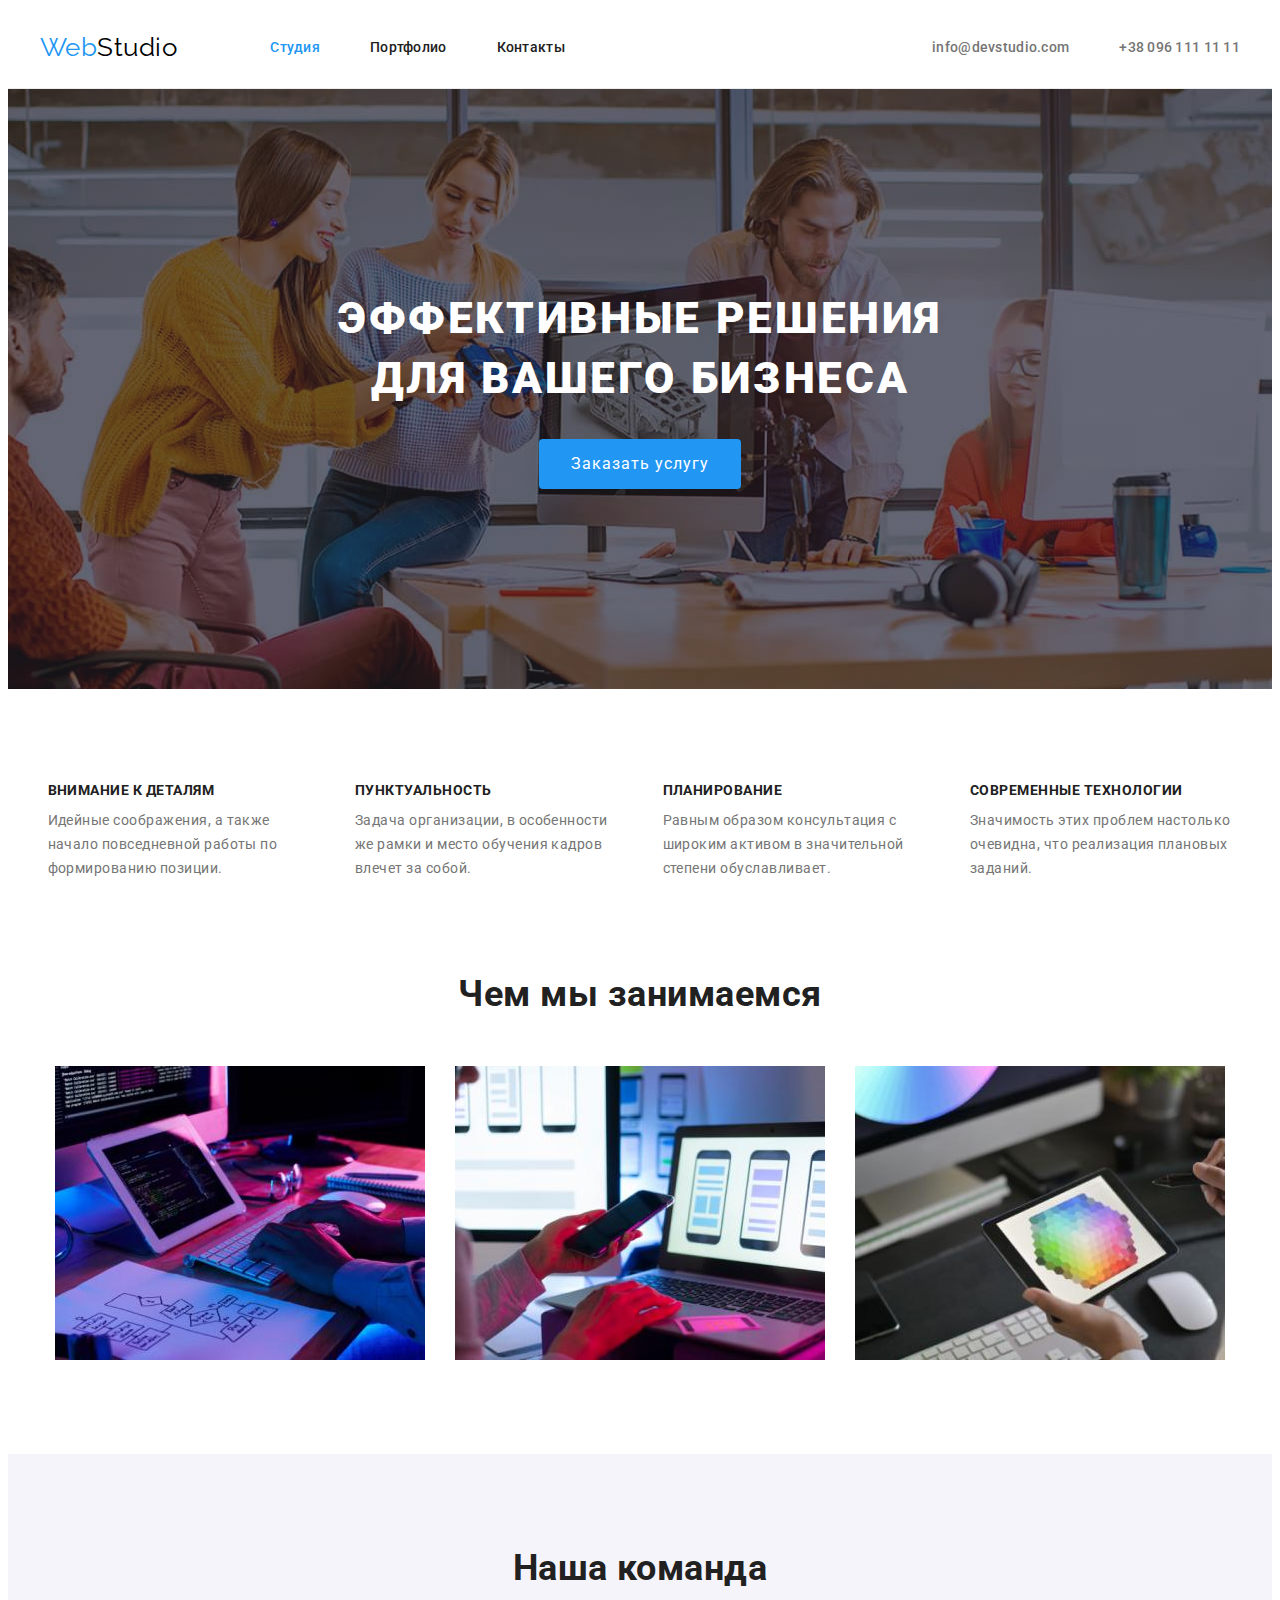
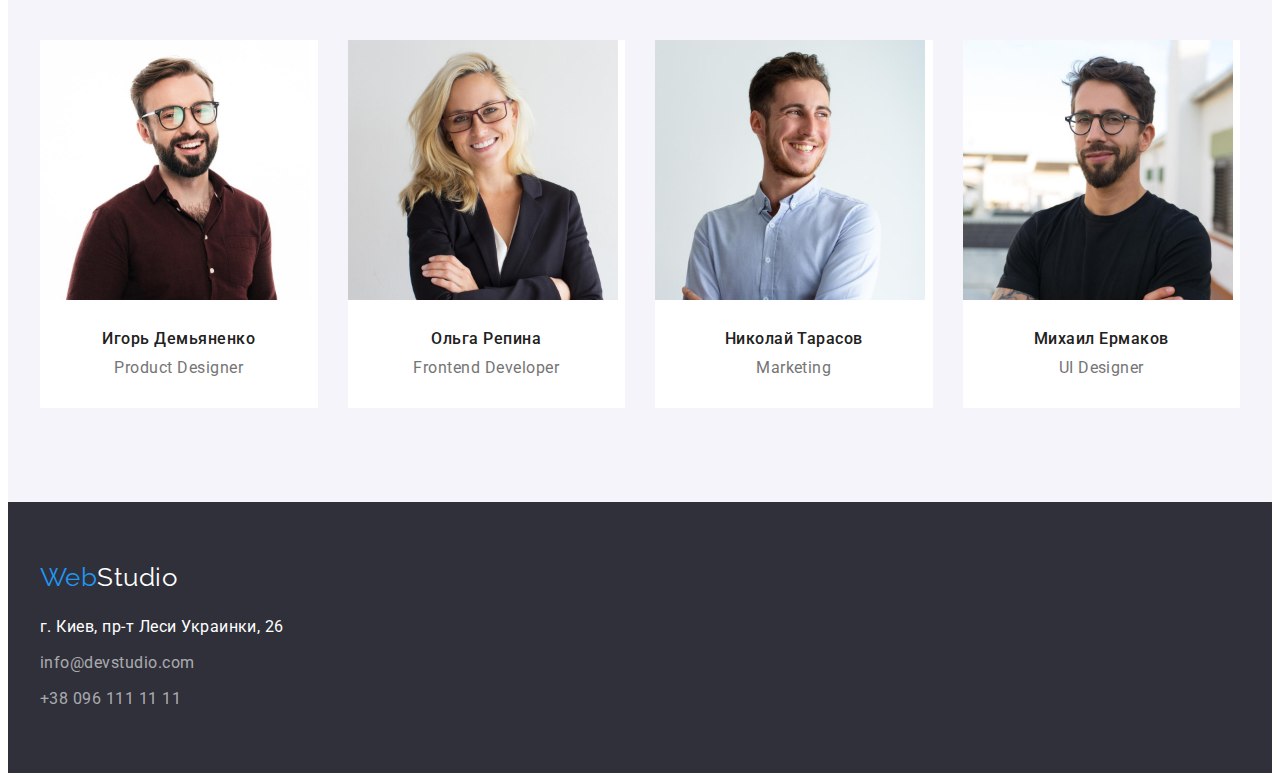
<file: index.html>
<!DOCTYPE html>
<html lang="ru">
  <head>
    <meta charset="UTF-8" />
    <meta http-equiv="X-UA-Compatible" content="IE=edge" />
    <meta name="viewport" content="width=device-width, initial-scale=1.0" />
    <title>Document</title>
    <link
      href="https://fonts.googleapis.com/css2?family=Raleway:wght@700&family=Roboto:wght@400;500;700;900&display=swap"
      rel="stylesheet"
    />
    <link
      rel="stylesheet"
      href="https://cdnjs.cloudflare.com/ajax/libs/modern-normalize/1.1.0/modern-normalize.min.css"
      integrity="sha512-wpPYUAdjBVSE4KJnH1VR1HeZfpl1ub8YT/NKx4PuQ5NmX2tKuGu6U/JRp5y+Y8XG2tV+wKQpNHVUX03MfMFn9Q=="
      crossorigin="anonymous"
      referrerpolicy="no-referrer"
    />
    <link rel="stylesheet" href="./css/styles.css" />
  </head>
  <body>
    <header class="page-header">
      <div class="page-header-nav container">
        <nav class="nav">
          <a href="./index.html" class="logo">Web<span class="accent">Studio</span></a>
          <ul class="site-nav">
            <li class="nav-item">
              <a href="./index.html" class="link current">Студия</a>
            </li>
            <li class="nav-item">
              <a href="./portfolio.html" class="link">Портфолио</a>
            </li>
            <li class="nav-item">
              <a href="" class="link">Контакты</a>
            </li>
          </ul>
        </nav>
        <ul class="nav-contacts">
          <li class="item mail">
            <a href="mailto:info@devstudio.com" class="link">info@devstudio.com</a>
          </li>
          <li class="item">
            <a href="tel:+380961111111" class="link">+38 096 111 11 11</a>
          </li>
        </ul>
      </div>
    </header>
    <main>
      <section class="hero section">
        <div class="container">
          <h1 class="hero-title">Эффективные решения для вашего бизнеса</h1>
          <button type="button" name="order service" class="hero-button">Заказать услугу</button>
        </div>
      </section>

      <section class="section">
        <div class="container">
          <h2 class="section-title hidden">Преимущества</h2>
          <ul class="feature-list">
            <li class="feature-item">
              <h3 class="feature-title">Внимание к деталям</h3>
              <p class="feature-text">
                Идейные соображения, а также начало повседневной работы по формированию позиции.
              </p>
            </li>
            <li class="feature-item">
              <h3 class="feature-title">Пунктуальность</h3>
              <p class="feature-text">
                Задача организации, в особенности же рамки и место обучения кадров влечет за собой.
              </p>
            </li>
            <li class="feature-item">
              <h3 class="feature-title">Планирование</h3>
              <p class="feature-text">
                Равным образом консультация с широким активом в значительной степени обуславливает.
              </p>
            </li>
            <li class="feature-item">
              <h3 class="feature-title">Современные технологии</h3>
              <p class="feature-text">
                Значимость этих проблем настолько очевидна, что реализация плановых заданий.
              </p>
            </li>
          </ul>
        </div>
      </section>

      <section class="section about">
        <div class="container">
          <h2 class="section-title">Чем мы занимаемся</h2>
          <ul class="about-list">
            <li class="about-item">
              <img src="./images/box-1.jpg" width="370" height="294" alt="продукт 1" />
            </li>
            <li class="about-item">
              <img src="./images/box-2.jpg" width="370" height="294" alt="продукт 2" />
            </li>
            <li class="about-item">
              <img src="./images/box-3.jpg" width="370" height="294" alt="продукт 3" />
            </li>
          </ul>
        </div>
      </section>

      <section class="section team">
        <div class="container">
          <h2 class="section-title">Наша команда</h2>
          <ul class="team-list">
            <li class="team-item">
              <img src="./images/img1.jpg" width="270" height="260" alt="участник команды 1" />
              <h3 class="team-name">Игорь Демьяненко</h3>
              <p class="team-position">Product Designer</p>
            </li>
            <li class="team-item">
              <img src="./images/img2.jpg" width="270" height="260" alt="участник команды 2" />
              <h3 class="team-name">Ольга Репина</h3>
              <p class="team-position">Frontend Developer</p>
            </li>
            <li class="team-item">
              <img src="./images/img3.jpg" width="270" height="260" alt="участник команды 3" />
              <h3 class="team-name">Николай Тарасов</h3>
              <p class="team-position">Marketing</p>
            </li>
            <li class="team-item">
              <img src="./images/img4.jpg" width="270" height="260" alt="участник команды 4" />
              <h3 class="team-name">Михаил Ермаков</h3>
              <p class="team-position">UI Designer</p>
            </li>
          </ul>
        </div>
      </section>
    </main>
    <footer class="footer">
      <div class="container">
        <a href="index.html" class="logo">Web<span class="accent">Studio</span></a>
        <address>
          <ul class="footer-list">
            <li class="footer-list-item">
              <a
                href="https://goo.gl/maps/HEMFCHXjC1AX881L7"
                rel="noopener, noreferrer"
                class="map-link"
                >г. Киев, пр-т Леси Украинки, 26</a
              >
            </li>
            <li class="footer-list-item">
              <a href="mailto:info@devstudio.com" class="link">info@devstudio.com</a>
            </li>
            <li class="footer-list-item">
              <a href="tel:+380961111111" class="link">+38 096 111 11 11</a>
            </li>
          </ul>
        </address>
      </div>
    </footer>
  </body>
</html>
</file>
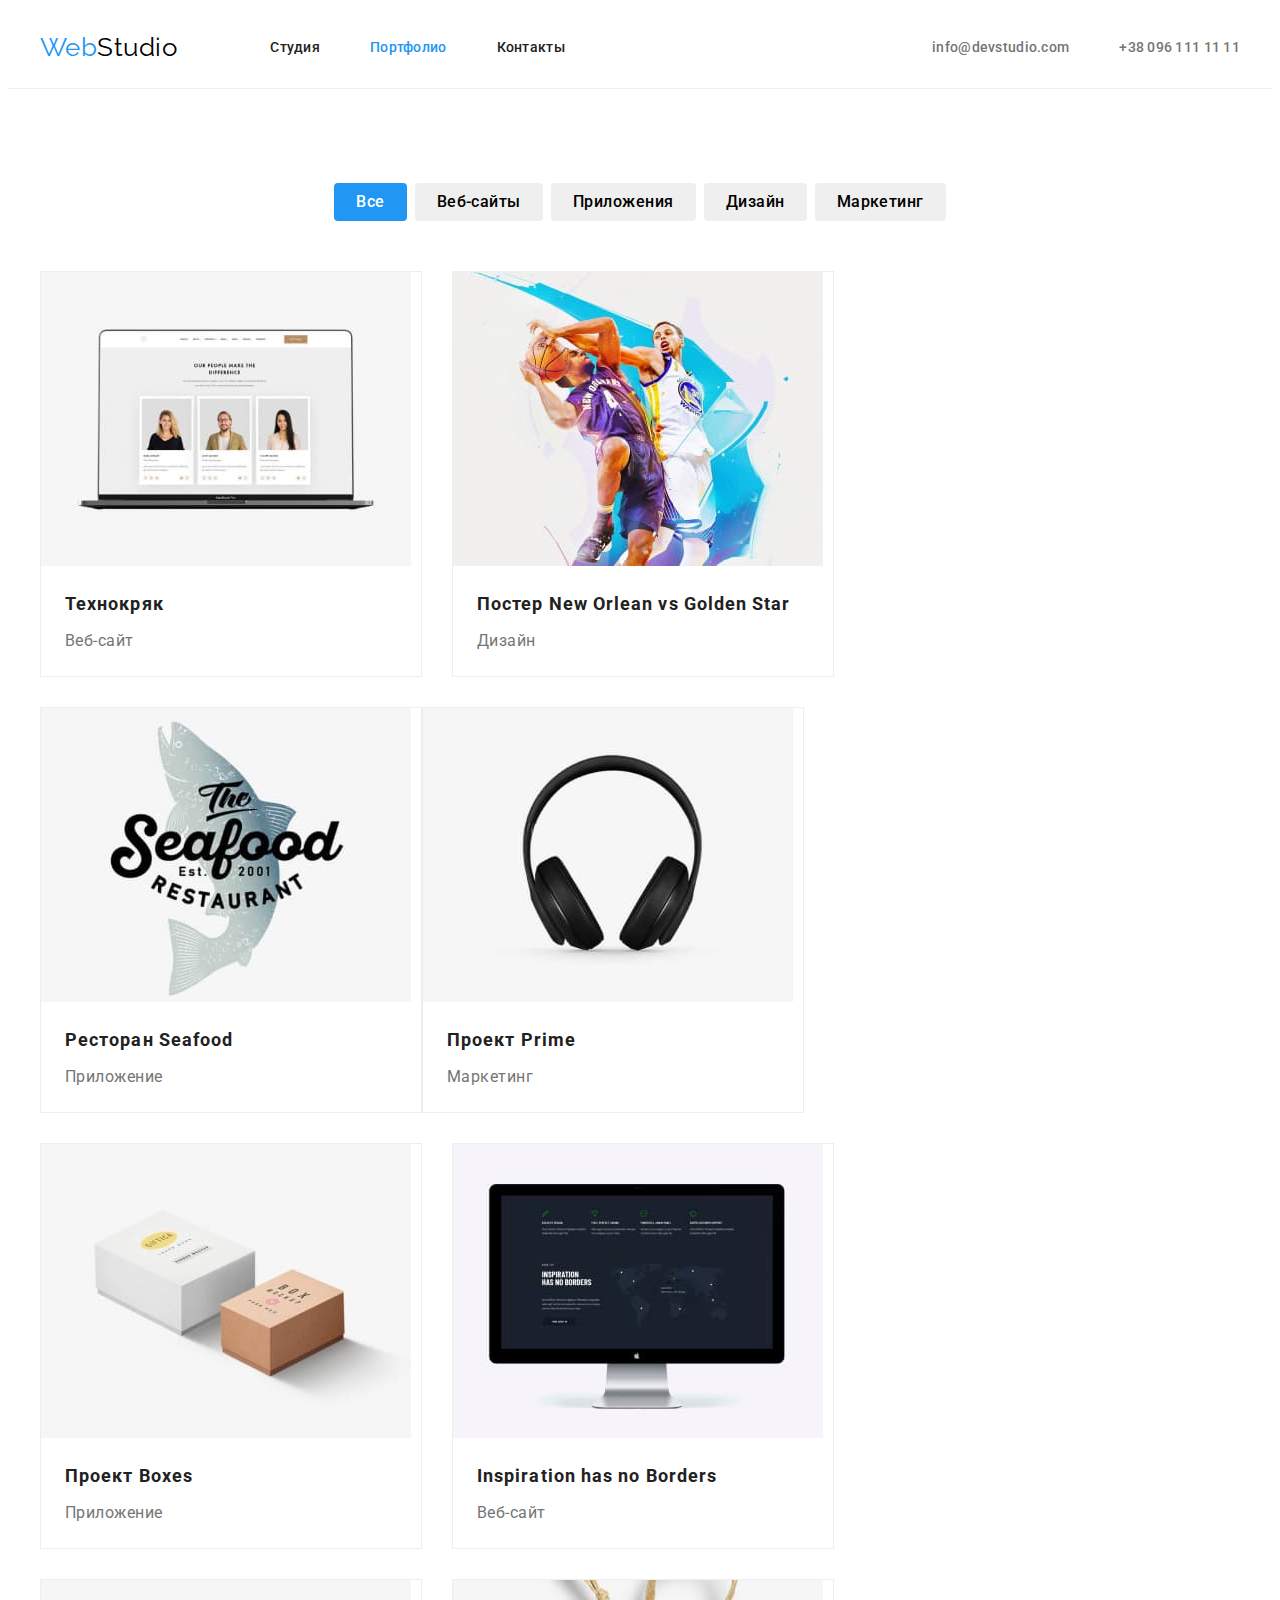
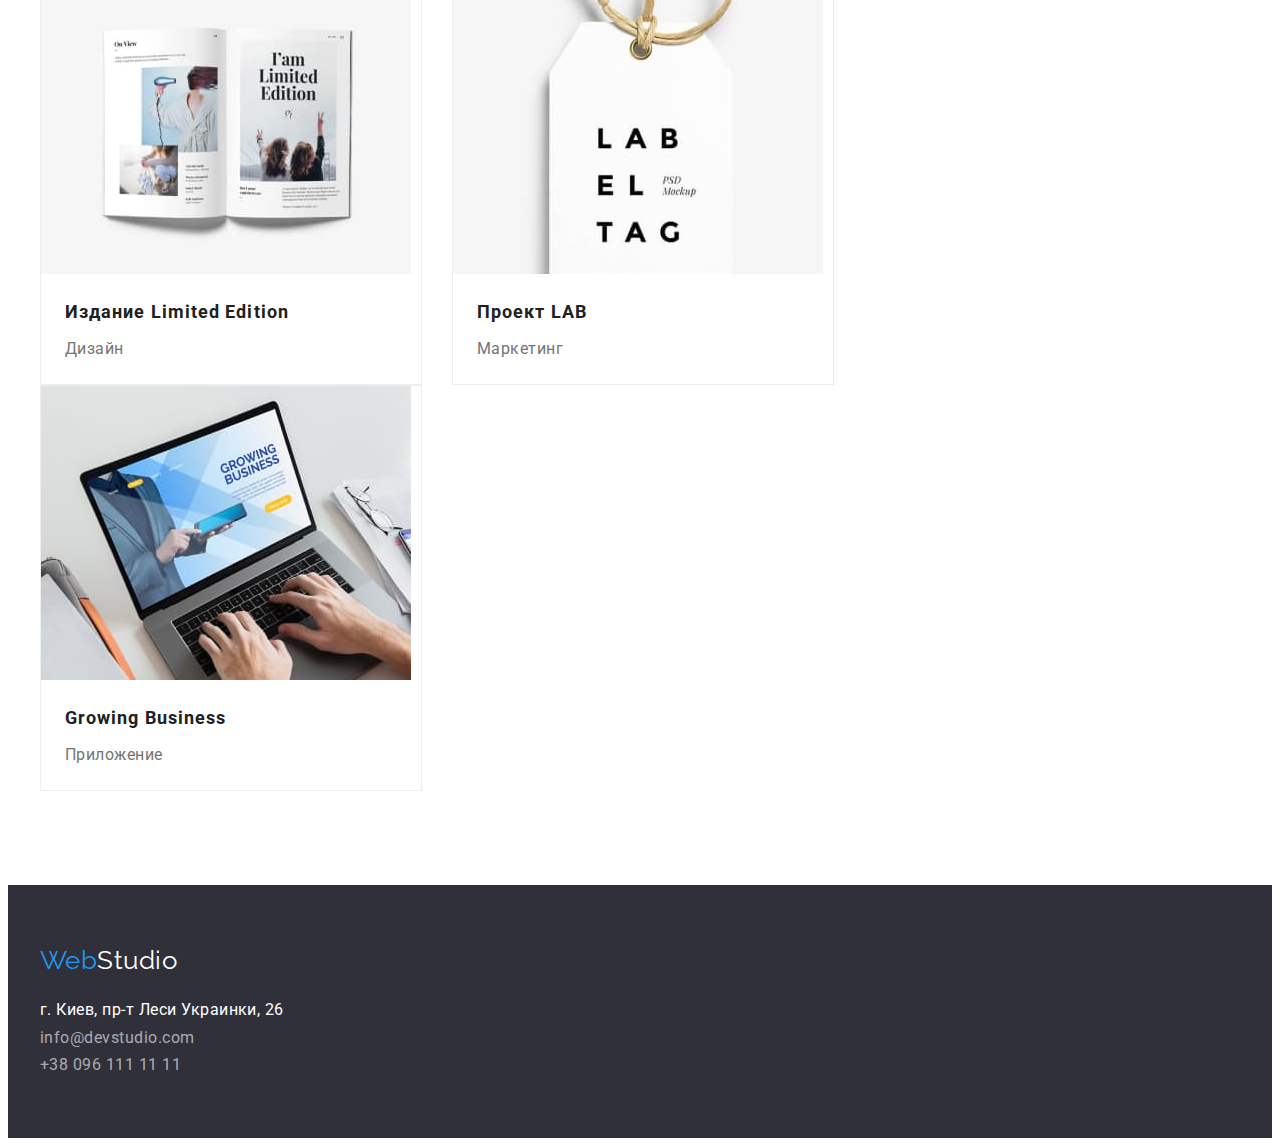
<file: portfolio.html>
<!DOCTYPE html>
<html lang="ru">
  <head>
    <meta charset="UTF-8" />
    <meta http-equiv="X-UA-Compatible" content="IE=edge" />
    <meta name="viewport" content="width=device-width, initial-scale=1.0" />
    <title>Document</title>
    <link
      href="https://fonts.googleapis.com/css2?family=Raleway:wght@700&family=Roboto:wght@400;500;700;900&display=swap"
      rel="stylesheet"
    />
    <link
      rel="stylesheet"
      href="https://cdnjs.cloudflare.com/ajax/libs/modern-normalize/1.1.0/modern-normalize.min.css"
      integrity="sha512-wpPYUAdjBVSE4KJnH1VR1HeZfpl1ub8YT/NKx4PuQ5NmX2tKuGu6U/JRp5y+Y8XG2tV+wKQpNHVUX03MfMFn9Q=="
      crossorigin="anonymous"
      referrerpolicy="no-referrer"
    />
    <link rel="stylesheet" href="./css/styles.css" />
  </head>

  <body>
    <header class="page-header">
      <div class="page-header-nav container">
        <nav class="nav">
          <a href="./index.html" class="logo">Web<span class="accent">Studio</span></a>
          <ul class="site-nav">
            <li class="nav-item">
              <a href="./index.html" class="link">Студия</a>
            </li>
            <li class="nav-item">
              <a href="./portfolio.html" class="link current">Портфолио</a>
            </li>
            <li class="nav-item">
              <a href="" class="link">Контакты</a>
            </li>
          </ul>
        </nav>
        <ul class="nav-contacts">
          <li class="item">
            <a href="mailto:info@devstudio.com" class="link">info@devstudio.com</a>
          </li>
          <li class="item">
            <a href="tel:+380961111111" class="link">+38 096 111 11 11</a>
          </li>
        </ul>
      </div>
    </header>

    <main>
      <section class="section">
        <div class="container">
          <h1 class="work hidden">Примеры работ</h1>
          <ul class="menu">
            <li><button type="button" class="button current">Все</button></li>
            <li><button type="button" class="button">Веб-сайты</button></li>
            <li><button type="button" class="button">Приложения</button></li>
            <li><button type="button" class="button">Дизайн</button></li>
            <li><button type="button" class="button">Маркетинг</button></li>
          </ul>
          <ul class="product">
            <li class="product-item">
              <a href="">
                <img src="./images/img5.jpg" alt="Технокряк" />
                <h2 class="product-name">Технокряк</h2>
                <p class="product-description">Веб-сайт</p>
              </a>
            </li>
            <li class="product-item">
              <a href="">
                <img src="./images/img6.jpg" alt="Постер New Orlean vs Golden Star" />
                <h2 class="product-name">Постер New Orlean vs Golden Star</h2>
                <p class="product-description">Дизайн</p>
              </a>
            </li>
            <li class="product-item">
              <a href="">
                <img src="./images/img7.jpg" alt="Ресторан Seafood" />
                <h2 class="product-name">Ресторан Seafood</h2>
                <p class="product-description">Приложение</p>
              </a>
            </li>
            <li class="product-item">
              <a href="">
                <img src="./images/img8.jpg" alt="Проект Prime" />
                <h2 class="product-name">Проект Prime</h2>
                <p class="product-description">Маркетинг</p>
              </a>
            </li>
            <li class="product-item">
              <a href="">
                <img src="./images/img9.jpg" alt="Проект Boxes" />
                <h2 class="product-name">Проект Boxes</h2>
                <p class="product-description">Приложение</p>
              </a>
            </li>
            <li class="product-item">
              <a href="">
                <img src="./images/img10.jpg" alt="Inspiration has no Borders" />
                <h2 class="product-name">Inspiration has no Borders</h2>
                <p class="product-description">Веб-сайт</p>
              </a>
            </li>
            <li class="product-item">
              <a href="">
                <img src="./images/img11.jpg" alt="Издание Limited Edition" />
                <h2 class="product-name">Издание Limited Edition</h2>
                <p class="product-description">Дизайн</p>
              </a>
            </li>
            <li class="product-item">
              <a href="">
                <img src="./images/img12.jpg" alt="Проект LAB" />
                <h2 class="product-name">Проект LAB</h2>
                <p class="product-description">Маркетинг</p>
              </a>
            </li>
            <li class="product-item">
              <a href="">
                <img src="./images/img13.jpg" alt="Growing Business" />
                <h2 class="product-name">Growing Business</h2>
                <p class="product-description">Приложение</p>
              </a>
            </li>
          </ul>
        </div>
      </section>
    </main>
    <footer class="footer">
      <div class="container">
        <a href="index.html" class="logo">Web<span class="accent">Studio</span></a>
        <address>
          <ul>
            <li>
              <a
                href="https://goo.gl/maps/HEMFCHXjC1AX881L7"
                rel="noopener, noreferrer"
                class="map-link"
                >г. Киев, пр-т Леси Украинки, 26</a
              >
            </li>
            <li>
              <a href="mailto:info@devstudio.com" class="link">info@devstudio.com</a>
            </li>
            <li>
              <a href="tel:+380961111111" class="link">+38 096 111 11 11</a>
            </li>
          </ul>
        </address>
      </div>
    </footer>
  </body>
</html>
</file>
<file: css/styles.css>
:root {
  --primary-text-color: #212121;
  --secondary-text-color: #757575;
  --active-color: #2196f3;
  --bg-color: #ffffff;
  --secondary-bg-color: #2f303a;
  --black-color: #000000;
  --button-bg-color: #f5f4fa;
  --footer-address-color: rgba(255, 255, 255, 0.6);
  --border-color: #eeeeee;
}

body {
  background-color: var(--bg-color);
  color: var(--primary-text-color);
  font-family: 'Roboto', sans-serif;
  letter-spacing: 0.03em;
}

img {
  display: block;
  max-width: 100%;
  height: auto;
}

.section {
  padding: 94px 0;
}

ul {
  list-style: none;
  padding: 0;
  margin: 0;
}

html {
  box-sizing: border-box;
}

h1,
h2,
h3 {
  margin: 0;
}

a {
  text-decoration: none;
}

.container {
  width: 1200px;
  padding-left: 15px;
  padding-right: 15px;
  margin-left: auto;
  margin-right: auto;
}

.header {
  margin-top: 0;
  margin-bottom: 0;
}

/*==================== logo ====================*/

.logo {
  padding-top: 24px;
  padding-bottom: 25px;
  font-family: 'Raleway';
  font-size: 26px;
  line-height: 1.19;
  color: var(--active-color);
}

.logo .accent {
  color: var(--black-color);
}

.footer .accent {
  color: var(--bg-color);
}

/* ==================== header ==================== */

.nav {
  display: flex;
}

.page-header {
  border-bottom: 1px solid #ececec;
}

.page-header-nav {
  display: flex;
  align-items: center;
  justify-content: center;
}

.site-nav {
  display: flex;
  margin-left: 93px;
}

.nav-item:not(:last-child) {
  margin-right: 50px;
}

.site-nav .link {
  display: block;
  padding-top: 32px;
  padding-bottom: 32px;
  font-weight: 500;
  font-size: 14px;
  line-height: 1.14;
  letter-spacing: 0.02em;
  color: var(--primary-text-color);
}

.site-nav .link.current {
  color: var(--active-color);
}

.nav-contacts {
  display: flex;
  margin-left: auto;
}
.nav-contacts .item + .item {
  margin-left: 50px;
}

.nav-contacts .link {
  display: block;
  padding-top: 32px;
  padding-bottom: 32px;

  font-weight: 500;
  font-size: 14px;
  line-height: 1.14;
  letter-spacing: 0.02em;
  color: var(--secondary-text-color);
}
.mail .link::before {
  content: '';
  width: 16px;
  height: 12px;
  background-size: contain;
  background-image: url(../images/icon/envelope.svg);
  background-repeat: no-repeat;
}

.nav .link:hover,
.nav .link:focus,
.nav-contacts .link:hover,
.nav-contacts .link:focus,
.footer .link:hover,
.footer .link:focus {
  color: var(--active-color);
}

/* ==================== button ==================== */

.button {
  display: inline-block;
  border: none;
  border-radius: 4px;
  margin-top: 0;
  margin-bottom: 0;
  padding: 6px 22px;
  font-family: inherit;
  font-weight: 500;
  font-size: 16px;
  line-height: 1.62;
  text-align: center;
  letter-spacing: 0.03em;
  cursor: pointer;
}

.button.current,
.button:hover,
.button:focus {
  color: var(--bg-color);
  background-color: var(--active-color);
}

/* ==================== hero ==================== */

.hero {
  padding: 200px 0;
  background-image: linear-gradient(to right, rgba(47, 48, 58, 0.4), rgba(47, 48, 58, 0.4)),
    url(../images/background/bg-img.jpg);
  background-color: #2f303a;
  background-repeat: no-repeat;
  background-position: center;
  text-align: center;
}

.hero-title {
  margin-top: 0;
  margin-bottom: 30px;
  margin-left: auto;
  margin-right: auto;
  width: 696px;
  font-weight: 900;
  font-size: 44px;
  line-height: 1.36;
  text-align: center;
  letter-spacing: 0.06em;
  text-transform: uppercase;
  color: var(--bg-color);
}

.hero-button {
  display: inline-block;
  border: none;
  border-radius: 4px;
  padding: 10px 32px;
  min-width: 200px;
  font-family: 'Roboto';
  font-size: 16px;
  line-height: 1.88;
  align-items: center;
  letter-spacing: 0.06em;
  color: var(--bg-color);
  background-color: var(--active-color);
  cursor: pointer;
}

.hero-button:hover,
.hero-button:focus {
  color: var(--active-color);
  background-color: var(--bg-color);
}

/* ==================== section ==================== */

.hidden {
  position: absolute;
  width: 1px;
  height: 1px;
  margin: -1px;
  border: 0;
  padding: 0;
  white-space: nowrap;
  clip-path: inset(100%);
  clip: rect(0 0 0 0);
  overflow: hidden;
}

.work {
  text-align: center;
}

.menu {
  display: flex;
  align-items: center;
  justify-content: center;
  flex-wrap: wrap;
  gap: 8px;
  margin-bottom: 50px;
}

.section-title {
  margin-top: 0px;
  margin-bottom: 50px;
  font-size: 36px;
  line-height: 1.16;
  text-align: center;
}

/* ==================== features ==================== */

.feature-list {
  display: flex;
  flex-wrap: wrap;
}

.feature-list .feature-item {
  width: 270px;
  margin-right: 30px;
  margin-left: auto;
}
.feature-list .feature-item:nth-child(4n) {
  margin-right: 0;
}

.feature-list .feature-item:nth-child(-n + 4) {
  margin-bottom: 0;
}

.feature-list .feature-title {
  margin-top: 0px;
  margin-bottom: 10px;
  font-weight: 700;
  font-size: 14px;
  line-height: 1.14;
  text-transform: uppercase;
}

.feature-list .feature-text {
  margin-top: 0px;
  margin-bottom: 0px;
  font-size: 14px;
  line-height: 1.71;
  color: var(--secondary-text-color);
}

/* ==================== about ==================== */

.about {
  padding-top: 0;
}

.about-list {
  display: flex;
  flex-wrap: wrap;
  justify-content: center;
}

.about-item {
  display: block;
  margin-right: 30px;
  margin-bottom: 0;
}

.about-item:nth-child(3n) {
  margin-right: 0;
}

/* ==================== team ==================== */

.team-list {
  display: flex;
  flex-wrap: wrap;
  justify-content: center;
}

.team-item {
  width: calc((100% - 90px) / 4);
  background-color: var(--bg-color);
  margin-right: 30px;
}

.team-item:nth-child(4n) {
  margin-right: 0;
}

.team {
  background-color: var(--button-bg-color);
}
.team-name {
  padding-top: 30px;
  margin-bottom: 10px;
  font-weight: 500;
  font-size: 16px;
  line-height: 1.18;
  text-align: center;
}

.team-position {
  margin: 0;
  padding-bottom: 30px;
  line-height: 1.18;
  text-align: center;
  color: var(--secondary-text-color);
}

/* ==================== product ==================== */

.product {
  display: flex;
  flex-wrap: wrap;
  align-items: center;
}

.product-item {
  width: calc((100% - 60px) / 3);
  margin-right: 30px;
  margin-bottom: 30px;
  background-color: var(--bg-color);
  border: 1px solid var(--border-color);
}

.product-item:nth-child(3n) {
  margin-right: 0;
}

.product-item:nth-last-child(-n + 3) {
  margin-bottom: 0;
}

.product-name {
  padding-top: 20px;
  padding-right: 24px;
  padding-left: 24px;
  margin-bottom: 4px;

  font-size: 18px;
  line-height: 2;
  letter-spacing: 0.06em;
  color: var(--primary-text-color);
}

.product-description {
  margin: 0;
  padding-top: 0;
  padding-left: 24px;
  padding-bottom: 20px;
  padding-right: 24px;
  line-height: 1.88;
  color: var(--secondary-text-color);
}

/* ==================== footer ==================== */

.footer {
  padding-top: 60px;
  padding-bottom: 60px;
  background-color: var(--secondary-bg-color);
}

.footer .logo {
  display: block;
  margin-bottom: 20px;
  padding: 0;
}

.footer .map-link {
  font-family: 'Roboto';
  font-style: normal;
  font-weight: 400;
  line-height: 1.71;
  color: var(--bg-color);
}

.footer .link {
  padding-bottom: 9px;
  font-family: 'Roboto';
  font-style: normal;
  font-weight: 400;
  line-height: 1.71;
  color: var(--footer-address-color);
}

.footer-list-item {
  margin-bottom: 9px;
}

.footer-list :last-of-type {
  margin-bottom: 0;
  padding-bottom: 0;
}
</file>
